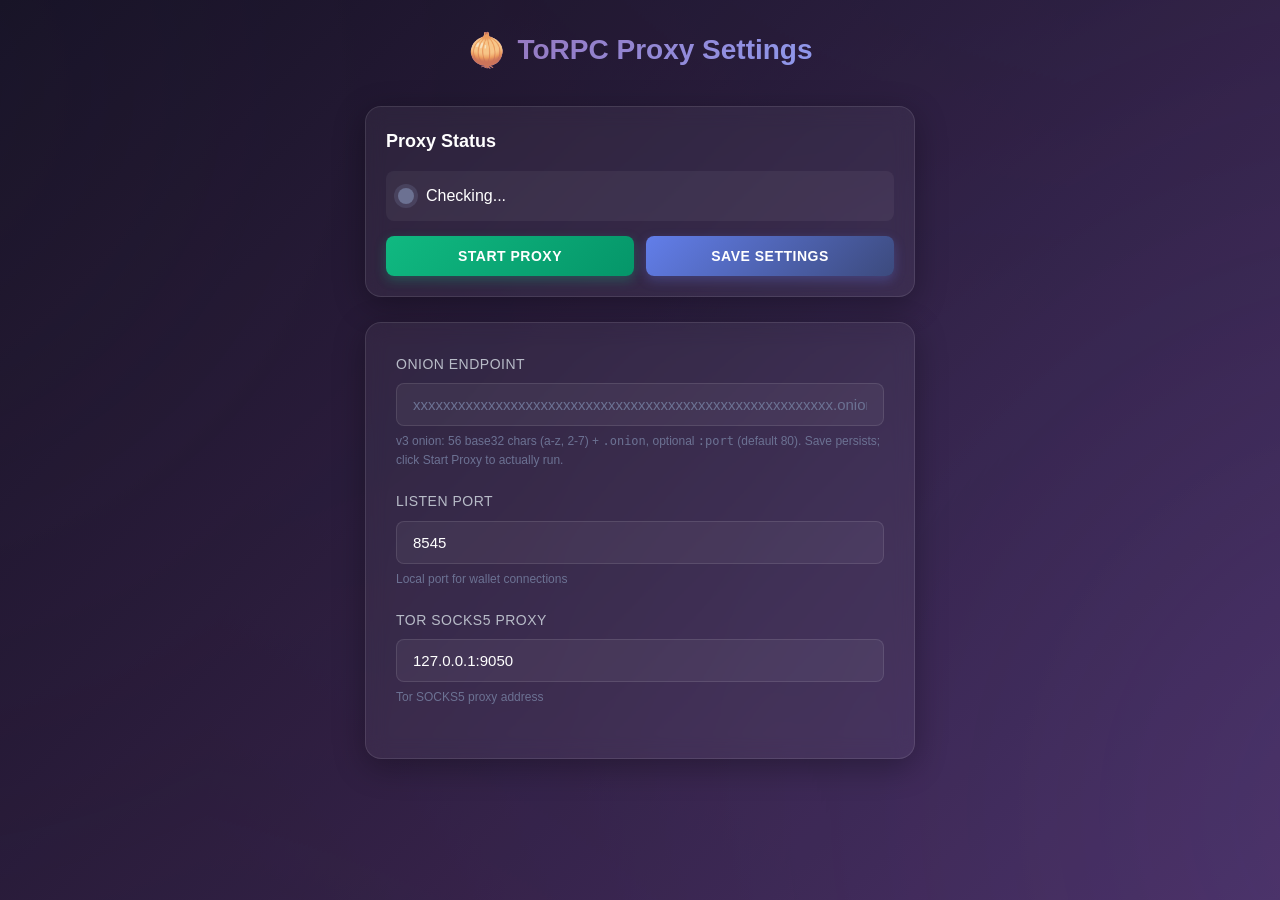
<file: torpc-proxy/torpc-proxy-gui/ui/index.html>
<!DOCTYPE html>
<html lang="en">
<head>
    <meta charset="UTF-8">
    <meta name="viewport" content="width=device-width, initial-scale=1.0">
    <title>ToRPC Proxy Settings</title>
    <link rel="stylesheet" href="style.css">
</head>
<body>
    <div class="container">
        <h1>ToRPC Proxy Settings</h1>
        
        <div class="status-section">
            <h2>Proxy Status</h2>
            <div class="status-indicator">
                <span class="status-dot" id="statusDot"></span>
                <span class="status-text" id="statusText">Checking...</span>
            </div>
            <div class="proxy-info" id="proxyInfo" style="display: none;">
                <p><strong>Proxy URL:</strong> <code id="proxyUrl">http://localhost:8545</code></p>
                <div class="wallet-instructions">
                    <p><strong>Wallet Configuration:</strong></p>
                    <ul>
                        <li>Network Name: <code>ToRPC Proxy</code></li>
                        <li>RPC URL: <code id="walletRpcUrl">http://localhost:8545</code></li>
                        <li>Chain ID: <code>1337</code> (for dev) or <code>1</code> (for mainnet)</li>
                        <li>Currency Symbol: <code>ETH</code></li>
                    </ul>
                </div>
            </div>
            <div class="control-buttons">
                <!--
                    Order matters: Start/Stop on the left (the primary
                    "make this run" action a wallet user reaches for) and
                    Save Settings on the right (the secondary "edit then
                    persist" action). Save uses `form="configForm"` so
                    HTML5 still routes its click to the form's submit
                    handler in app.js even though it's rendered outside
                    the form.
                -->
                <button type="button" class="btn btn-success" id="startBtn">Start Proxy</button>
                <button type="button" class="btn btn-danger" id="stopBtn" style="display: none;">Stop Proxy</button>
                <button type="submit" form="configForm" class="btn btn-primary" id="saveBtn">Save Settings</button>
            </div>
        </div>

        <form id="configForm">
            <div class="form-group">
                <label for="onionEndpoint">Onion Endpoint</label>
                <input
                    type="text"
                    id="onionEndpoint"
                    name="onionEndpoint"
                    placeholder="xxxxxxxxxxxxxxxxxxxxxxxxxxxxxxxxxxxxxxxxxxxxxxxxxxxxxxxx.onion:80"
                    title="Enter the operator's .onion address with port, e.g. pxglb4naobvtpmnnvmsqmqgmfougct7en7xfqdevao6nrkmgmgrzopid.onion:80"
                    required
                    pattern="[a-z2-7]{56}\.onion(:\d+)?"
                >
                <small>v3 onion: 56 base32 chars (a-z, 2-7) + <code>.onion</code>, optional <code>:port</code> (default 80). Save persists; click Start Proxy to actually run.</small>
            </div>

            <div class="form-group">
                <label for="listenPort">Listen Port</label>
                <input 
                    type="number" 
                    id="listenPort" 
                    name="listenPort" 
                    value="8545"
                    min="1024"
                    max="65535"
                    required
                >
                <small>Local port for wallet connections</small>
            </div>

            <div class="form-group">
                <label for="torProxy">Tor SOCKS5 Proxy</label>
                <input 
                    type="text" 
                    id="torProxy" 
                    name="torProxy" 
                    value="127.0.0.1:9050"
                    required
                >
                <small>Tor SOCKS5 proxy address</small>
            </div>

            <!--
                The form has no inline button group anymore. Save Settings
                lives next to Start/Stop in `.control-buttons` (linked back
                via `form="configForm"`). The standalone "Test Connection"
                button was removed because Start Proxy now runs the same
                probe automatically before flipping to Running. The "Close"
                button was removed because the OS close-button already
                hides the window into the system tray.
            -->
        </form>

    </div>

    <!--
        Toast container — top-right floating notifications for routine
        feedback (Save success, Test result, Start/Stop, validation errors).
        Multiple toasts stack vertically. aria-live="polite" lets screen
        readers announce new toasts without interrupting other speech.
    -->
    <div id="toastContainer" class="toast-container" aria-live="polite" aria-atomic="false"></div>

    <!--
        Error modal — surfaced for failures the user MUST acknowledge
        (verification failure on Start Proxy). Dim backdrop blocks input;
        toasts are non-blocking. Use modal sparingly — only when the user
        needs to read and dismiss before the UI is useful again.
    -->
    <div id="errorModal" class="modal-overlay" role="dialog" aria-labelledby="errorModalTitle" aria-modal="true" hidden>
        <div class="modal-card" role="document">
            <div class="modal-header">
                <span class="modal-icon" aria-hidden="true">⚠</span>
                <h3 id="errorModalTitle">Something went wrong</h3>
            </div>
            <p id="errorModalBody" class="modal-body"></p>
            <button id="errorModalClose" type="button" class="btn btn-primary modal-close">Got it</button>
        </div>
    </div>

    <script src="app.js"></script>
</body>
</html>
</file>
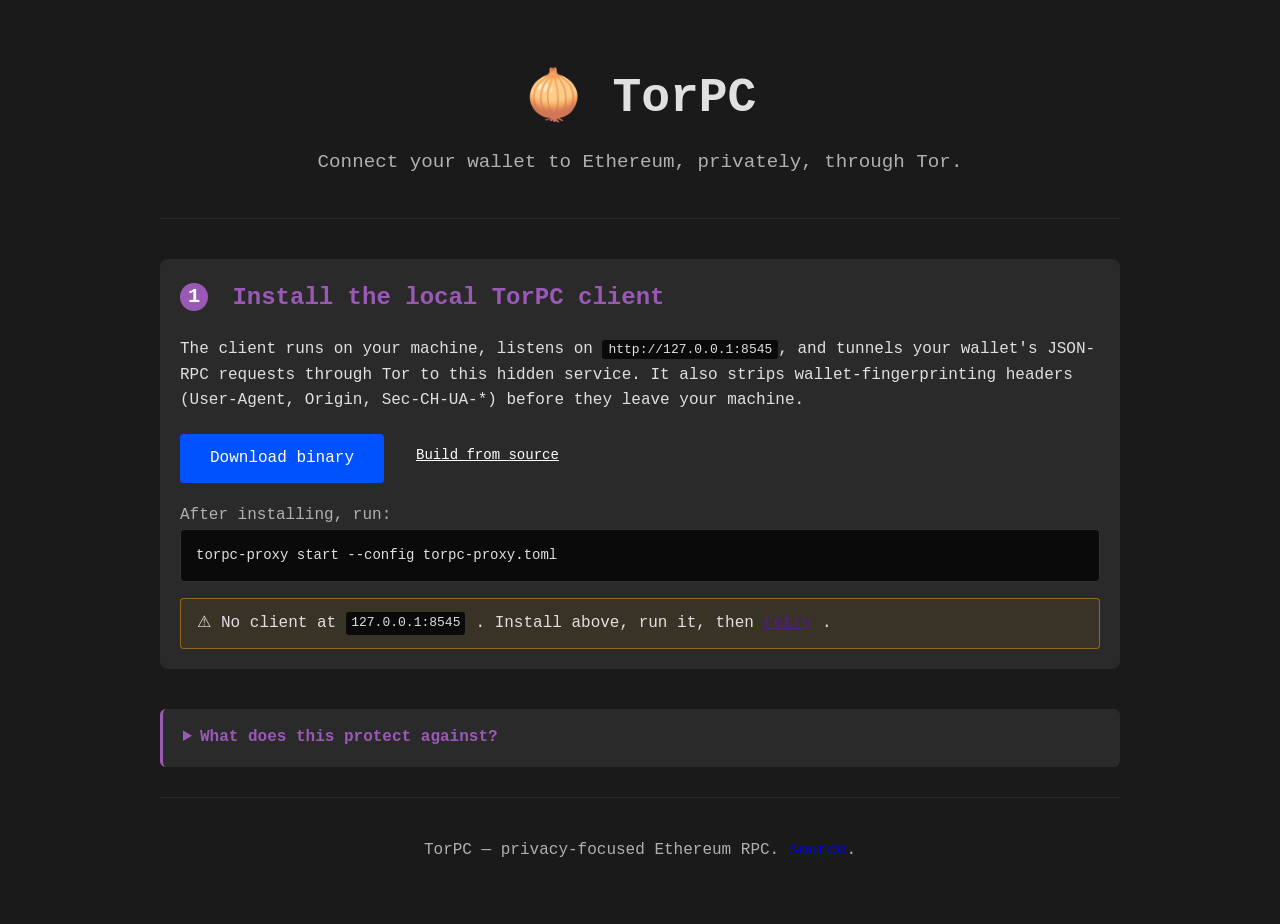
<file: static/index_user.html>
<!DOCTYPE html>
<html lang="en">
<head>
    <meta charset="UTF-8">
    <meta name="viewport" content="width=device-width, initial-scale=1.0">
    <title>TorPC — Anonymous Ethereum RPC</title>
    <link rel="stylesheet" href="style.css">
</head>
<body>
    <div class="container">
        <header>
            <h1><span aria-hidden="true">🧅</span> TorPC</h1>
            <p>Connect your wallet to Ethereum, privately, through Tor.</p>
        </header>

        <noscript>
            <section class="callout callout-warn">
                <h2>JavaScript is disabled</h2>
                <p>The interactive setup needs JavaScript to detect whether
                   your local TorPC client is running. Manual instructions
                   are below — install the
                   <a href="https://github.com/CPerezz/torpc/releases/latest">client</a>,
                   run it on <code>127.0.0.1:8545</code>, and add a custom
                   network to your wallet pointing at that URL with
                   chain&nbsp;ID <code>1</code>.</p>
            </section>
        </noscript>

        <section class="step-section">
            <h2><span class="step-num">1</span> Install the local TorPC client</h2>
            <p>The client runs on your machine, listens on
               <code>http://127.0.0.1:8545</code>, and tunnels your wallet's
               JSON-RPC requests through Tor to this hidden service. It also
               strips wallet-fingerprinting headers (User-Agent, Origin,
               Sec-CH-UA-*) before they leave your machine.</p>

            <div class="install-options">
                <a class="btn btn-primary" target="_blank" rel="noopener"
                   href="https://github.com/CPerezz/torpc/releases/latest">
                    Download binary
                </a>
                <a class="btn btn-small" target="_blank" rel="noopener"
                   href="https://github.com/CPerezz/torpc#wallet-user-setup">
                    Build from source
                </a>
            </div>

            <p class="muted">After installing, run:</p>
            <pre class="code-block">torpc-proxy start --config torpc-proxy.toml</pre>

            <div id="client-status" class="callout callout-pending">
                <span class="spinner" aria-hidden="true"></span>
                <span>Detecting local client at <code>127.0.0.1:8545</code>…</span>
            </div>
        </section>

        <section class="step-section" id="step-2" hidden>
            <h2><span class="step-num">2</span> Add the network to your wallet</h2>
            <p>Pick your wallet:</p>

            <div class="wallet-picker">
                <button class="wallet-card" data-wallet="metamask" type="button">
                    <span class="wallet-emoji" aria-hidden="true">🦊</span>
                    <span>MetaMask</span>
                </button>
                <button class="wallet-card" data-wallet="coinbase" type="button">
                    <span class="wallet-emoji" aria-hidden="true">🔵</span>
                    <span>Coinbase Wallet</span>
                </button>
                <button class="wallet-card" data-wallet="rabby" type="button">
                    <span class="wallet-emoji" aria-hidden="true">🐰</span>
                    <span>Rabby</span>
                </button>
                <button class="wallet-card" data-wallet="trustwallet" type="button">
                    <span class="wallet-emoji" aria-hidden="true">🛡️</span>
                    <span>Trust Wallet</span>
                </button>
            </div>

            <div id="wallet-flows">
                <!-- MetaMask -->
                <div class="wallet-flow" data-wallet="metamask" hidden>
                    <button id="add-to-metamask" class="btn btn-metamask">
                        🦊 Show RPC URL for MetaMask
                    </button>
                    <div id="metamask-status" class="metamask-status" style="display: none;">
                        <div class="status-message">
                            <span id="status-text" class="muted">Use the RPC URL below in your wallet:</span>
                        </div>
                        <div id="rpc-info" class="rpc-info" style="display: none;">
                            <label for="rpc-url">RPC URL:</label>
                            <div class="rpc-url-container">
                                <input type="text" id="rpc-url" readonly>
                                <button id="copy-btn" class="btn btn-copy" type="button">Copy</button>
                            </div>
                        </div>
                        <div id="instructions" class="instructions" style="display: none;">
                            <ol>
                                <li>Copy the RPC URL above</li>
                                <li>MetaMask → Settings → Networks → <strong>Add a custom network</strong></li>
                                <li>Set Network name <code>TorPC</code>, Chain&nbsp;ID <code>1</code>, Currency&nbsp;symbol <code>ETH</code></li>
                                <li>Paste the URL into <strong>RPC URL</strong> and save</li>
                            </ol>
                        </div>
                    </div>
                </div>

                <!-- Coinbase -->
                <div class="wallet-flow" data-wallet="coinbase" hidden>
                    <button id="add-to-coinbase" class="btn btn-coinbase">
                        🔵 Show RPC URL for Coinbase Wallet
                    </button>
                    <div id="coinbase-status" class="coinbase-status" style="display: none;">
                        <div class="status-message">
                            <span id="coinbase-status-text" class="muted">Use the RPC URL below in your wallet:</span>
                        </div>
                        <div id="coinbase-rpc-info" class="rpc-info" style="display: none;">
                            <label>RPC URL:</label>
                            <div class="input-group">
                                <input type="text" id="coinbase-rpc-url" readonly class="rpc-url-input">
                                <button id="coinbase-copy-btn" class="btn btn-small" type="button">Copy</button>
                            </div>
                        </div>
                        <button id="coinbase-add-network-btn" class="btn btn-primary" style="display: none;" type="button">
                            Add to Coinbase Wallet Extension
                        </button>
                        <div id="coinbase-instructions" class="instructions" style="display: none;">
                            <p>If the extension is detected, click the button above. Otherwise:</p>
                            <ol>
                                <li>Copy the RPC URL above</li>
                                <li>Coinbase Wallet → Settings → Networks → Add custom network</li>
                                <li>Network name <code>TorPC</code>, Chain&nbsp;ID <code>1</code>, Currency <code>ETH</code></li>
                            </ol>
                        </div>
                    </div>
                </div>

                <!-- Rabby -->
                <div class="wallet-flow" data-wallet="rabby" hidden>
                    <button id="add-to-rabby" class="btn btn-rabby">
                        🐰 Show RPC URL for Rabby
                    </button>
                    <div id="rabby-status" class="rabby-status" style="display: none;">
                        <div class="status-message">
                            <span id="rabby-status-text" class="muted">Use the RPC URL below in your wallet:</span>
                        </div>
                        <div id="rabby-rpc-info" class="rpc-info" style="display: none;">
                            <label>RPC URL:</label>
                            <div class="input-group">
                                <input type="text" id="rabby-rpc-url" readonly class="rpc-url-input">
                                <button id="rabby-copy-btn" class="btn btn-small" type="button">Copy</button>
                            </div>
                        </div>
                        <button id="rabby-add-network-btn" class="btn btn-primary" style="display: none;" type="button">
                            Add to Rabby
                        </button>
                        <div id="rabby-instructions" class="instructions" style="display: none;">
                            <p>If Rabby is detected, click the button above. Otherwise:</p>
                            <ol>
                                <li>Copy the RPC URL above</li>
                                <li>Rabby → Settings → Custom RPC → Add Custom RPC</li>
                                <li>Network name <code>TorPC</code>, Chain&nbsp;ID <code>1</code>, Currency <code>ETH</code></li>
                            </ol>
                        </div>
                    </div>
                </div>

                <!-- Trust Wallet -->
                <div class="wallet-flow" data-wallet="trustwallet" hidden>
                    <button id="add-to-trustwallet" class="btn btn-trustwallet">
                        🛡️ Show RPC URL for Trust Wallet
                    </button>
                    <div id="trustwallet-status" class="trustwallet-status" style="display: none;">
                        <div class="status-message">
                            <span id="trust-status-text" class="muted">Use the RPC URL below in your wallet:</span>
                        </div>
                        <div id="trust-rpc-info" class="rpc-info" style="display: none;">
                            <label>RPC URL:</label>
                            <div class="input-group">
                                <input type="text" id="trust-rpc-url" readonly class="rpc-url-input">
                                <button id="trust-copy-btn" class="btn btn-small" type="button">Copy</button>
                            </div>
                        </div>
                        <a id="trust-deeplink-btn" class="btn btn-deeplink" style="display: none;" target="_blank" rel="noopener">
                            📱 Open in Trust Wallet
                        </a>
                        <div id="trust-instructions" class="instructions" style="display: none;">
                            <ol>
                                <li>Copy the RPC URL above</li>
                                <li>Trust Wallet → Settings → Networks → tap the <strong>+</strong></li>
                                <li>Network name <code>TorPC</code>, Chain&nbsp;ID <code>1</code>, Symbol <code>ETH</code></li>
                            </ol>
                        </div>
                    </div>
                </div>
            </div>
        </section>

        <details class="threat-model">
            <summary>What does this protect against?</summary>
            <p>TorPC routes your wallet's JSON-RPC traffic through Tor, hiding
               your IP from the operator of this hidden service. The local
               proxy strips wallet-fingerprinting headers
               (<code>User-Agent</code>, <code>Origin</code>,
               <code>Sec-CH-UA-*</code>, <code>Cookie</code>,
               <code>Authorization</code>) before forwarding, so the operator
               can't link your transactions to a specific wallet by HTTP
               fingerprint.</p>
            <p>The operator <em>still sees your transaction contents</em> and
               can choose what to do with them. Trust them as you would any
               RPC. TorPC does not protect against malicious wallets,
               traffic-correlation attacks against Tor itself, or
               smart-contract MEV.</p>
        </details>

        <footer>
            <p class="muted">TorPC — privacy-focused Ethereum RPC.
               <a href="https://github.com/CPerezz/torpc" target="_blank" rel="noopener">source</a>.</p>
        </footer>
    </div>

    <script src="metamask-helper.js"></script>
    <script src="trustwallet-helper.js"></script>
    <script src="coinbase-helper.js"></script>
    <script src="rabby-helper.js"></script>
    <script src="app.js"></script>
</body>
</html>
</file>
<file: torpc-proxy/torpc-proxy-gui/ui/style.css>
* {
    margin: 0;
    padding: 0;
    box-sizing: border-box;
}

:root {
    /* Tor-inspired colors */
    --tor-purple: #7D4F8D;
    --tor-dark: #4A2C5E;
    --tor-light: #9B6BAE;
    
    /* Ethereum colors */
    --eth-blue: #627EEA;
    --eth-dark: #3C4A7D;
    --eth-light: #8FA7FF;
    
    /* Neutral colors */
    --bg-dark: #0F0F1E;
    --bg-card: rgba(255, 255, 255, 0.05);
    --text-primary: #FFFFFF;
    --text-secondary: #B8BCC8;
    --text-muted: #6C7293;
    
    /* Status colors */
    --success: #10B981;
    --danger: #EF4444;
    --warning: #F59E0B;
    
    /* Effects */
    --glow: 0 0 20px rgba(98, 126, 234, 0.5);
    --card-shadow: 0 8px 32px rgba(0, 0, 0, 0.3);
}

body {
    font-family: -apple-system, BlinkMacSystemFont, 'Segoe UI', Roboto, 'Inter', sans-serif;
    background: linear-gradient(135deg, var(--bg-dark) 0%, var(--tor-dark) 100%);
    color: var(--text-primary);
    line-height: 1.6;
    min-height: 100vh;
    overflow-x: hidden;
    animation: fadeIn 0.6s ease-out;
}

@keyframes fadeIn {
    from {
        opacity: 0;
        transform: translateY(10px);
    }
    to {
        opacity: 1;
        transform: translateY(0);
    }
}

.container {
    width: 90%;
    max-width: 600px;
    margin: 0 auto;
    padding: 25px;
    min-height: 100vh;
    position: relative;
}

/* Animated background pattern */
.container::before {
    content: '';
    position: fixed;
    top: -50%;
    left: -50%;
    width: 200%;
    height: 200%;
    background: radial-gradient(circle at 20% 30%, var(--tor-purple) 0%, transparent 50%),
                radial-gradient(circle at 80% 70%, var(--eth-blue) 0%, transparent 50%);
    opacity: 0.1;
    animation: backgroundMove 20s ease-in-out infinite;
    pointer-events: none;
}

@keyframes backgroundMove {
    0%, 100% { transform: rotate(0deg) scale(1); }
    50% { transform: rotate(180deg) scale(1.1); }
}

h1 {
    font-size: 28px;
    font-weight: 700;
    margin-bottom: 30px;
    text-align: center;
    background: linear-gradient(135deg, var(--tor-light) 0%, var(--eth-light) 100%);
    -webkit-background-clip: text;
    -webkit-text-fill-color: transparent;
    background-clip: text;
    display: flex;
    align-items: center;
    justify-content: center;
    gap: 10px;
}

/* Rotating onion emoji */
h1::before {
    content: '🧅';
    font-size: 32px;
    -webkit-text-fill-color: initial;
    animation: rotateOnion 10s linear infinite;
}

@keyframes rotateOnion {
    from { transform: rotate(0deg); }
    to { transform: rotate(360deg); }
}

h2 {
    font-size: 18px;
    font-weight: 600;
    margin-bottom: 15px;
    color: var(--text-primary);
    display: flex;
    align-items: center;
    gap: 8px;
}

/* Glassmorphism card effect */
.status-section {
    background: var(--bg-card);
    backdrop-filter: blur(10px);
    -webkit-backdrop-filter: blur(10px);
    border: 1px solid rgba(255, 255, 255, 0.1);
    padding: 20px;
    border-radius: 16px;
    margin-bottom: 25px;
    box-shadow: var(--card-shadow);
    transition: all 0.3s ease;
}

.status-section:hover {
    transform: translateY(-2px);
    box-shadow: 0 12px 40px rgba(0, 0, 0, 0.4);
}

.status-indicator {
    display: flex;
    align-items: center;
    gap: 12px;
    padding: 12px;
    background: rgba(255, 255, 255, 0.05);
    border-radius: 8px;
    margin-bottom: 15px;
}

.status-dot {
    width: 16px;
    height: 16px;
    border-radius: 50%;
    background-color: var(--text-muted);
    transition: all 0.3s ease;
    position: relative;
}

.status-dot::after {
    content: '';
    position: absolute;
    top: -4px;
    left: -4px;
    right: -4px;
    bottom: -4px;
    border-radius: 50%;
    background: inherit;
    opacity: 0.3;
    animation: pulse 2s infinite;
}

.status-dot.running {
    background-color: var(--success);
    box-shadow: 0 0 20px var(--success);
}

.status-dot.stopped {
    background-color: var(--danger);
}

.status-dot.starting,
.status-dot.stopping {
    background-color: var(--warning);
    animation: flash 1s infinite;
}

@keyframes pulse {
    0%, 100% { transform: scale(1); opacity: 0.3; }
    50% { transform: scale(1.2); opacity: 0; }
}

@keyframes flash {
    0%, 100% { opacity: 1; }
    50% { opacity: 0.3; }
}

.status-text {
    font-weight: 500;
    font-size: 16px;
}

.control-buttons {
    margin-top: 15px;
    display: flex;
    gap: 12px;
}

.proxy-info {
    margin-top: 20px;
    padding: 16px;
    background: linear-gradient(135deg, rgba(98, 126, 234, 0.1) 0%, rgba(125, 79, 141, 0.1) 100%);
    border-radius: 12px;
    border: 1px solid rgba(255, 255, 255, 0.1);
    animation: slideIn 0.4s ease-out;
}

@keyframes slideIn {
    from {
        opacity: 0;
        transform: translateX(-10px);
    }
    to {
        opacity: 1;
        transform: translateX(0);
    }
}

.proxy-info code {
    background-color: rgba(255, 255, 255, 0.1);
    padding: 4px 8px;
    border-radius: 4px;
    font-family: 'SF Mono', 'Monaco', 'Consolas', monospace;
    font-size: 14px;
    color: var(--eth-light);
    border: 1px solid rgba(255, 255, 255, 0.1);
}

.wallet-instructions {
    margin-top: 15px;
}

.wallet-instructions ul {
    list-style: none;
    padding-left: 0;
    margin: 10px 0;
}

.wallet-instructions li {
    margin: 8px 0;
    font-size: 14px;
    padding-left: 20px;
    position: relative;
}

.wallet-instructions li::before {
    content: '◊';
    position: absolute;
    left: 0;
    color: var(--eth-blue);
    font-size: 16px;
}

/* Form styling */
form {
    background: var(--bg-card);
    backdrop-filter: blur(10px);
    -webkit-backdrop-filter: blur(10px);
    border: 1px solid rgba(255, 255, 255, 0.1);
    padding: 30px;
    border-radius: 16px;
    box-shadow: var(--card-shadow);
    margin-bottom: 25px;
}

.form-group {
    margin-bottom: 20px;
    animation: fadeIn 0.5s ease-out backwards;
}

.form-group:nth-child(1) { animation-delay: 0.1s; }
.form-group:nth-child(2) { animation-delay: 0.2s; }
.form-group:nth-child(3) { animation-delay: 0.3s; }

label {
    display: block;
    margin-bottom: 8px;
    font-weight: 500;
    color: var(--text-secondary);
    font-size: 14px;
    text-transform: uppercase;
    letter-spacing: 0.5px;
}

input[type="text"],
input[type="number"] {
    width: 100%;
    padding: 12px 16px;
    border: 1px solid rgba(255, 255, 255, 0.1);
    border-radius: 8px;
    font-size: 15px;
    background: rgba(255, 255, 255, 0.05);
    color: var(--text-primary);
    transition: all 0.3s ease;
}

input[type="text"]:hover,
input[type="number"]:hover {
    background: rgba(255, 255, 255, 0.08);
}

input[type="text"]:focus,
input[type="number"]:focus {
    outline: none;
    border-color: var(--eth-blue);
    background: rgba(255, 255, 255, 0.1);
    box-shadow: 0 0 0 3px rgba(98, 126, 234, 0.2);
}

input[type="text"]::placeholder,
input[type="number"]::placeholder {
    color: var(--text-muted);
}

small {
    display: block;
    margin-top: 6px;
    color: var(--text-muted);
    font-size: 12px;
}

.button-group {
    display: flex;
    gap: 12px;
    margin-top: 30px;
}

.btn {
    flex: 1;
    padding: 12px 20px;
    border: none;
    border-radius: 8px;
    font-size: 14px;
    font-weight: 600;
    cursor: pointer;
    transition: all 0.3s ease;
    text-transform: uppercase;
    letter-spacing: 0.5px;
    position: relative;
    overflow: hidden;
}

.btn::before {
    content: '';
    position: absolute;
    top: 50%;
    left: 50%;
    width: 0;
    height: 0;
    background: rgba(255, 255, 255, 0.2);
    border-radius: 50%;
    transform: translate(-50%, -50%);
    transition: width 0.6s, height 0.6s;
}

.btn:hover::before {
    width: 300px;
    height: 300px;
}

.btn-primary {
    background: linear-gradient(135deg, var(--eth-blue) 0%, var(--eth-dark) 100%);
    color: white;
    box-shadow: 0 4px 12px rgba(98, 126, 234, 0.3);
}

.btn-primary:hover {
    transform: translateY(-2px);
    box-shadow: 0 6px 20px rgba(98, 126, 234, 0.4);
}

.btn-secondary {
    background: rgba(255, 255, 255, 0.1);
    color: var(--text-primary);
    border: 1px solid rgba(255, 255, 255, 0.2);
}

.btn-secondary:hover {
    background: rgba(255, 255, 255, 0.15);
    transform: translateY(-2px);
}

.btn-success {
    background: linear-gradient(135deg, var(--success) 0%, #059669 100%);
    color: white;
    box-shadow: 0 4px 12px rgba(16, 185, 129, 0.3);
}

.btn-success:hover {
    transform: translateY(-2px);
    box-shadow: 0 6px 20px rgba(16, 185, 129, 0.4);
}

.btn-danger {
    background: linear-gradient(135deg, var(--danger) 0%, #DC2626 100%);
    color: white;
    box-shadow: 0 4px 12px rgba(239, 68, 68, 0.3);
}

.btn-danger:hover {
    transform: translateY(-2px);
    box-shadow: 0 6px 20px rgba(239, 68, 68, 0.4);
}

.btn:disabled {
    opacity: 0.5;
    cursor: not-allowed;
    transform: none !important;
}

.message {
    margin-top: 20px;
    padding: 14px 18px;
    border-radius: 8px;
    font-size: 14px;
    display: none;
    animation: slideDown 0.3s ease-out;
}

@keyframes slideDown {
    from {
        opacity: 0;
        transform: translateY(-10px);
    }
    to {
        opacity: 1;
        transform: translateY(0);
    }
}

.message.success {
    background: rgba(16, 185, 129, 0.1);
    color: var(--success);
    border: 1px solid rgba(16, 185, 129, 0.3);
    display: block;
}

.message.error {
    background: rgba(239, 68, 68, 0.1);
    color: var(--danger);
    border: 1px solid rgba(239, 68, 68, 0.3);
    display: block;
}

/* Loading spinner for buttons */
.btn:disabled::after {
    content: '';
    position: absolute;
    width: 18px;
    height: 18px;
    top: 50%;
    left: 50%;
    margin-left: -9px;
    margin-top: -9px;
    border: 2px solid transparent;
    border-top-color: currentColor;
    border-radius: 50%;
    animation: spin 0.8s linear infinite;
}

@keyframes spin {
    0% { transform: rotate(0deg); }
    100% { transform: rotate(360deg); }
}

/* Custom scrollbar */
::-webkit-scrollbar {
    width: 8px;
}

::-webkit-scrollbar-track {
    background: rgba(255, 255, 255, 0.05);
}

::-webkit-scrollbar-thumb {
    background: rgba(255, 255, 255, 0.2);
    border-radius: 4px;
}

::-webkit-scrollbar-thumb:hover {
    background: rgba(255, 255, 255, 0.3);
}

/* Responsive adjustments */
@media (max-width: 600px) {
    .container {
        width: 95%;
        padding: 15px;
    }
    
    h1 {
        font-size: 24px;
    }
    
    .button-group {
        flex-direction: column;
    }
    
    .btn {
        width: 100%;
    }
    
    form {
        padding: 20px;
    }
}
/* -----------------------------------------------------------------------
   Error modal
   -----------------------------------------------------------------------
   Used for failures the user must explicitly acknowledge — most notably,
   the Start Proxy pre-flight verification failure. The inline `.message`
   banner sits at the bottom of the form and is easy to miss; this modal
   dims the rest of the UI, slides in from above, and shakes once on
   appearance to draw the eye. Close on backdrop click, the X button,
   or the Esc key (handled in JS).
*/

.modal-overlay {
    position: fixed;
    inset: 0;
    background: rgba(8, 8, 18, 0.72);
    backdrop-filter: blur(4px);
    -webkit-backdrop-filter: blur(4px);
    display: flex;
    align-items: center;
    justify-content: center;
    z-index: 1000;
    animation: modalFadeIn 0.18s ease-out;
}

.modal-overlay[hidden] {
    display: none;
}

.modal-card {
    background: linear-gradient(180deg, #1a1a2e 0%, #2a1a3e 100%);
    border: 1px solid rgba(239, 68, 68, 0.35);
    border-radius: 12px;
    padding: 28px 32px;
    max-width: 440px;
    width: 90%;
    box-shadow:
        0 24px 64px rgba(0, 0, 0, 0.55),
        0 0 0 1px rgba(255, 255, 255, 0.04) inset,
        0 0 32px rgba(239, 68, 68, 0.18);
    animation: modalShake 0.45s cubic-bezier(.36,.07,.19,.97);
}

.modal-header {
    display: flex;
    align-items: center;
    gap: 12px;
    margin-bottom: 16px;
}

.modal-icon {
    font-size: 30px;
    line-height: 1;
    /* Subtle pulse so the eye lands on the warning glyph first. */
    animation: iconPulse 1.6s ease-in-out infinite;
}

.modal-card h3 {
    font-size: 20px;
    font-weight: 600;
    color: var(--danger);
    margin: 0;
}

.modal-body {
    font-size: 15px;
    line-height: 1.55;
    color: var(--text-primary);
    margin-bottom: 22px;
    word-break: break-word;
}

.modal-close {
    width: 100%;
    background: var(--danger);
    border: none;
}

.modal-close:hover {
    background: #dc2626;
}

@keyframes modalFadeIn {
    from { opacity: 0; }
    to   { opacity: 1; }
}

@keyframes modalShake {
    0%, 100% { transform: translateX(0); }
    10%      { transform: translateX(-8px); }
    20%      { transform: translateX(8px); }
    30%      { transform: translateX(-6px); }
    40%      { transform: translateX(6px); }
    50%      { transform: translateX(-4px); }
    60%      { transform: translateX(4px); }
    70%      { transform: translateX(-2px); }
    80%      { transform: translateX(2px); }
    90%      { transform: translateX(0); }
}

@keyframes iconPulse {
    0%, 100% { transform: scale(1);   opacity: 1;   }
    50%      { transform: scale(1.1); opacity: 0.85; }
}

/* -----------------------------------------------------------------------
   Toasts
   -----------------------------------------------------------------------
   Top-right floating notifications for routine feedback. Auto-dismiss
   for transient messages; persistent (`duration: 0`) for in-progress
   operations that the caller dismisses explicitly when done.

   Stacking: toasts append to `.toast-container`, which is a flex column
   with a gap. New toasts slide in from the right; older toasts shift down
   smoothly via the parent's flex layout.
*/

.toast-container {
    position: fixed;
    top: 20px;
    right: 20px;
    display: flex;
    flex-direction: column;
    gap: 10px;
    z-index: 1100;
    pointer-events: none; /* container is transparent to clicks */
    max-width: 420px;
    width: calc(100% - 40px);
}

.toast {
    pointer-events: auto;
    display: flex;
    align-items: flex-start;
    gap: 12px;
    padding: 14px 16px;
    background: linear-gradient(180deg, #1a1a2e 0%, #251a35 100%);
    border-left: 4px solid var(--text-muted);
    border-radius: 8px;
    box-shadow: 0 12px 32px rgba(0, 0, 0, 0.45),
                0 0 0 1px rgba(255, 255, 255, 0.04) inset;
    color: var(--text-primary);
    font-size: 14px;
    line-height: 1.5;
    transform: translateX(110%);
    opacity: 0;
    transition: transform 0.22s cubic-bezier(.22,.61,.36,1),
                opacity 0.22s ease;
    cursor: pointer;
    word-break: break-word;
}

.toast.toast-visible {
    transform: translateX(0);
    opacity: 1;
}

.toast.toast-leaving {
    transform: translateX(110%);
    opacity: 0;
}

.toast-icon {
    flex: 0 0 auto;
    font-size: 18px;
    line-height: 1.2;
    margin-top: 1px;
}

.toast-body {
    flex: 1 1 auto;
}

/* Type variants — left border + icon color shift, otherwise consistent. */
.toast-success {
    border-left-color: var(--success);
}
.toast-success .toast-icon { color: var(--success); }

.toast-error {
    border-left-color: var(--danger);
}
.toast-error .toast-icon { color: var(--danger); }

.toast-info {
    border-left-color: var(--eth-blue);
}
.toast-info .toast-icon { color: var(--eth-blue); }
</file>
<file: static/style.css>
/* TorPC Styles */
:root {
    --bg-dark: #1a1a1a;
    --bg-light: #2a2a2a;
    --text-primary: #e0e0e0;
    --text-secondary: #b0b0b0;
    --accent: #9b59b6;
    --success: #27ae60;
    --error: #e74c3c;
    --warning: #f39c12;
    --code-bg: #0a0a0a;
}

* {
    margin: 0;
    padding: 0;
    box-sizing: border-box;
}

body {
    font-family: -apple-system, BlinkMacSystemFont, 'Segoe UI', Roboto, monospace;
    background: var(--bg-dark);
    color: var(--text-primary);
    line-height: 1.6;
}

.container {
    max-width: 1000px;
    margin: 0 auto;
    padding: 20px;
}

header {
    text-align: center;
    padding: 40px 0;
    border-bottom: 1px solid var(--bg-light);
}

header h1 {
    font-size: 3em;
    margin-bottom: 10px;
}

header p {
    color: var(--text-secondary);
    font-size: 1.2em;
}

/* Sections */
section {
    margin: 40px 0;
    padding: 20px;
    background: var(--bg-light);
    border-radius: 8px;
}

h2 {
    margin-bottom: 20px;
    color: var(--accent);
}

h3 {
    margin: 15px 0 10px;
    color: var(--text-primary);
}

/* Info Grid */
.info-grid {
    display: grid;
    grid-template-columns: repeat(auto-fit, minmax(300px, 1fr));
    gap: 20px;
    margin-top: 20px;
}

.info-item {
    padding: 15px;
    background: var(--bg-dark);
    border-radius: 4px;
}

.label {
    display: block;
    color: var(--text-secondary);
    margin-bottom: 5px;
}

.endpoint {
    color: var(--accent);
    font-family: monospace;
    font-size: 1.1em;
}

/* Status */
.status-online {
    color: var(--success);
    font-weight: bold;
}

.status-offline {
    color: var(--error);
    font-weight: bold;
}

.status-unknown {
    color: var(--warning);
}

/* Test Section */
.method-selector, .params-input, .endpoint-selector {
    margin: 15px 0;
}

label {
    display: block;
    margin-bottom: 5px;
    color: var(--text-secondary);
}

select, input[type="text"] {
    width: 100%;
    padding: 10px;
    background: var(--bg-dark);
    border: 1px solid #444;
    color: var(--text-primary);
    border-radius: 4px;
    font-family: monospace;
}

select:focus, input[type="text"]:focus {
    outline: none;
    border-color: var(--accent);
}

.endpoint-selector {
    display: flex;
    gap: 20px;
}

.endpoint-selector label {
    display: flex;
    align-items: center;
    cursor: pointer;
}

input[type="radio"] {
    margin-right: 8px;
}

/* Button */
.btn {
    background: var(--accent);
    color: white;
    border: none;
    padding: 12px 30px;
    font-size: 16px;
    border-radius: 4px;
    cursor: pointer;
    transition: background 0.3s;
}

.btn:hover {
    background: #8e44ad;
}

.btn:active {
    transform: translateY(1px);
}

/* Results */
.results {
    margin-top: 30px;
}

.code-block {
    background: var(--code-bg);
    padding: 15px;
    border-radius: 4px;
    overflow-x: auto;
    font-family: monospace;
    font-size: 14px;
    line-height: 1.5;
    border: 1px solid #333;
}

/* Examples */
.example {
    margin: 20px 0;
    padding: 15px;
    background: var(--bg-dark);
    border-radius: 4px;
}

.example ul {
    margin-left: 20px;
}

.example li {
    margin: 5px 0;
}

code {
    background: var(--code-bg);
    padding: 2px 6px;
    border-radius: 3px;
    font-family: monospace;
}

/* Footer */
footer {
    text-align: center;
    padding: 40px 0;
    color: var(--text-secondary);
    border-top: 1px solid var(--bg-light);
}

/* Responsive */
@media (max-width: 768px) {
    .container {
        padding: 10px;
    }
    
    header h1 {
        font-size: 2em;
    }
    
    .endpoint-selector {
        flex-direction: column;
    }
}

@keyframes spin {
    to { transform: rotate(360deg); }
}

/* -----------------------------------------------------------------------
   User-template additions: stepped layout, callouts, wallet picker.
   The operator template doesn't include these elements; styles here only
   activate when the matching DOM is present.
   ----------------------------------------------------------------------- */

.step-section { background: var(--bg-light); }

.step-num {
    display: inline-block;
    width: 28px;
    height: 28px;
    line-height: 28px;
    text-align: center;
    background: var(--accent);
    color: white;
    border-radius: 50%;
    font-size: 0.85em;
    margin-right: 10px;
    vertical-align: middle;
}

.muted { color: var(--text-secondary); }

.install-options {
    display: flex;
    flex-wrap: wrap;
    gap: 12px;
    margin: 20px 0;
}

.install-options .btn,
.install-options .btn-primary,
.install-options .btn-small {
    margin: 0;
    display: inline-block;
}

.callout {
    margin-top: 16px;
    padding: 12px 16px;
    border-radius: 4px;
    border: 1px solid;
    display: flex;
    align-items: center;
    gap: 10px;
}

.callout code { padding: 1px 5px; }

.callout-pending {
    background: rgba(155, 89, 182, 0.08);
    border-color: rgba(155, 89, 182, 0.3);
    color: var(--text-secondary);
}

.callout-warn {
    background: rgba(243, 156, 18, 0.08);
    border-color: rgba(243, 156, 18, 0.5);
    color: var(--text-primary);
}

.callout-success {
    background: rgba(39, 174, 96, 0.08);
    border-color: rgba(39, 174, 96, 0.5);
    color: var(--text-primary);
}

.callout-warn h2,
.callout-warn p { color: var(--text-primary); }

.wallet-picker {
    display: grid;
    grid-template-columns: repeat(auto-fit, minmax(180px, 1fr));
    gap: 12px;
    margin: 16px 0 24px;
}

.wallet-card {
    background: var(--bg-dark);
    color: var(--text-primary);
    border: 1px solid #333;
    border-radius: 6px;
    padding: 16px;
    cursor: pointer;
    font-size: 1em;
    display: flex;
    flex-direction: column;
    align-items: center;
    gap: 8px;
    transition: border-color 0.15s, transform 0.15s;
}

.wallet-card:hover { border-color: var(--accent); }
.wallet-card:active { transform: translateY(1px); }
.wallet-card.active {
    border-color: var(--accent);
    background: rgba(155, 89, 182, 0.1);
}

.wallet-card:focus-visible {
    outline: 2px solid var(--accent);
    outline-offset: 2px;
}

.wallet-emoji { font-size: 2em; }

.wallet-flow {
    background: var(--bg-dark);
    padding: 16px;
    border-radius: 6px;
    margin-top: 16px;
}

.threat-model {
    margin: 30px 0;
    padding: 16px 20px;
    background: var(--bg-light);
    border-radius: 6px;
    border-left: 3px solid var(--accent);
}

.threat-model summary {
    cursor: pointer;
    font-weight: bold;
    color: var(--accent);
}

.threat-model[open] summary { margin-bottom: 12px; }
.threat-model p { margin: 8px 0; color: var(--text-secondary); }

/* Restore default focus outlines so keyboard users can see where they are.
   Safari/Chrome were stripping these on `.btn:focus`. */
.btn:focus-visible {
    outline: 2px solid var(--accent);
    outline-offset: 2px;
}

/* MetaMask Section */
.metamask-section {
    background: var(--bg-light);
}

.metamask-container {
    margin-top: 20px;
}

.btn-metamask {
    background: #f6851b;
    margin-bottom: 20px;
}

.btn-metamask:hover {
    background: #e2761b;
}

.metamask-status {
    background: var(--bg-dark);
    padding: 20px;
    border-radius: 8px;
    margin-top: 20px;
}

.status-message {
    display: flex;
    align-items: center;
    gap: 10px;
    margin-bottom: 15px;
}

.spinner {
    display: inline-block;
    width: 16px;
    height: 16px;
    border: 2px solid var(--bg-light);
    border-radius: 50%;
    border-top-color: var(--accent);
    animation: spin 0.8s ease-in-out infinite;
}

.rpc-info {
    margin-top: 15px;
}

.rpc-url-container {
    display: flex;
    gap: 10px;
    margin-top: 5px;
}

.rpc-url-container input {
    flex: 1;
    font-family: monospace;
}

.btn-copy {
    background: var(--bg-light);
    padding: 10px 20px;
    font-size: 14px;
}

.btn-copy:hover {
    background: #444;
}

.btn-copy.copied {
    background: var(--success);
}

.instructions {
    margin-top: 20px;
    padding: 15px;
    background: rgba(155, 89, 182, 0.1);
    border-radius: 4px;
    border: 1px solid rgba(155, 89, 182, 0.3);
}

.instructions ol {
    margin-left: 20px;
}

.instructions li {
    margin: 8px 0;
    color: var(--text-primary);
}

/* Trust Wallet Styles */
.trustwallet-section {
    background: var(--bg-light);
}

.trustwallet-container {
    margin-top: 20px;
}

.btn-trustwallet {
    background: #3375BB;
    margin-bottom: 20px;
}

.btn-trustwallet:hover {
    background: #2563A8;
}

.trustwallet-status {
    background: var(--bg-dark);
    padding: 20px;
    border-radius: 8px;
    margin-top: 20px;
}


.btn-deeplink {
    background: var(--accent);
    display: block;
    width: fit-content;
    margin: 20px auto;
    text-decoration: none;
    text-align: center;
}

.btn-deeplink:hover {
    background: #8e44ad;
    transform: translateY(-2px);
}

.instructions h4 {
    color: var(--accent);
    margin-top: 20px;
    margin-bottom: 10px;
}

.instructions ul {
    margin-left: 40px;
    margin-top: 10px;
}

.instructions ul li {
    margin: 5px 0;
    color: var(--text-secondary);
}

/* Coinbase Wallet Styles */
.coinbase-section {
    background: var(--bg-light);
}

.coinbase-container {
    margin-top: 20px;
}

.btn-coinbase {
    background: #0052FF;
    margin-bottom: 20px;
}

.btn-coinbase:hover {
    background: #0040CC;
}

.coinbase-status {
    background: var(--bg-dark);
    padding: 20px;
    border-radius: 8px;
    margin-top: 20px;
}

.input-group {
    display: flex;
    gap: 10px;
    margin-top: 5px;
}

.rpc-url-input {
    flex: 1;
    font-family: monospace;
}

.btn-small {
    background: var(--bg-light);
    padding: 10px 20px;
    font-size: 14px;
}

.btn-small:hover {
    background: #444;
}

.btn-small.copied {
    background: var(--success);
}

.btn-primary {
    background: #0052FF;
    display: block;
    width: fit-content;
    margin: 20px auto 10px;
    text-decoration: none;
    text-align: center;
}

.btn-primary:hover {
    background: #0040CC;
    transform: translateY(-2px);
}

.btn-primary.success {
    background: var(--success);
}

.btn-primary.error {
    background: var(--error);
}

/* Rainbow Wallet Styles */
.rainbow-section {
    background: var(--bg-light);
}

.rainbow-container {
    margin-top: 20px;
}

.btn-rainbow {
    background: linear-gradient(135deg, #667eea 0%, #764ba2 100%);
    margin-bottom: 20px;
}

.btn-rainbow:hover {
    background: linear-gradient(135deg, #5a67d8 0%, #68419d 100%);
}

.rainbow-status {
    background: var(--bg-dark);
    padding: 20px;
    border-radius: 8px;
    margin-top: 20px;
}

/* Rabby Wallet Styles */
.rabby-section {
    background: var(--bg-light);
}

.rabby-container {
    margin-top: 20px;
}

.btn-rabby {
    background: #7084f5;
    margin-bottom: 20px;
}

.btn-rabby:hover {
    background: #5a6fe8;
}

.rabby-status {
    background: var(--bg-dark);
    padding: 20px;
    border-radius: 8px;
    margin-top: 20px;
}
</file>
